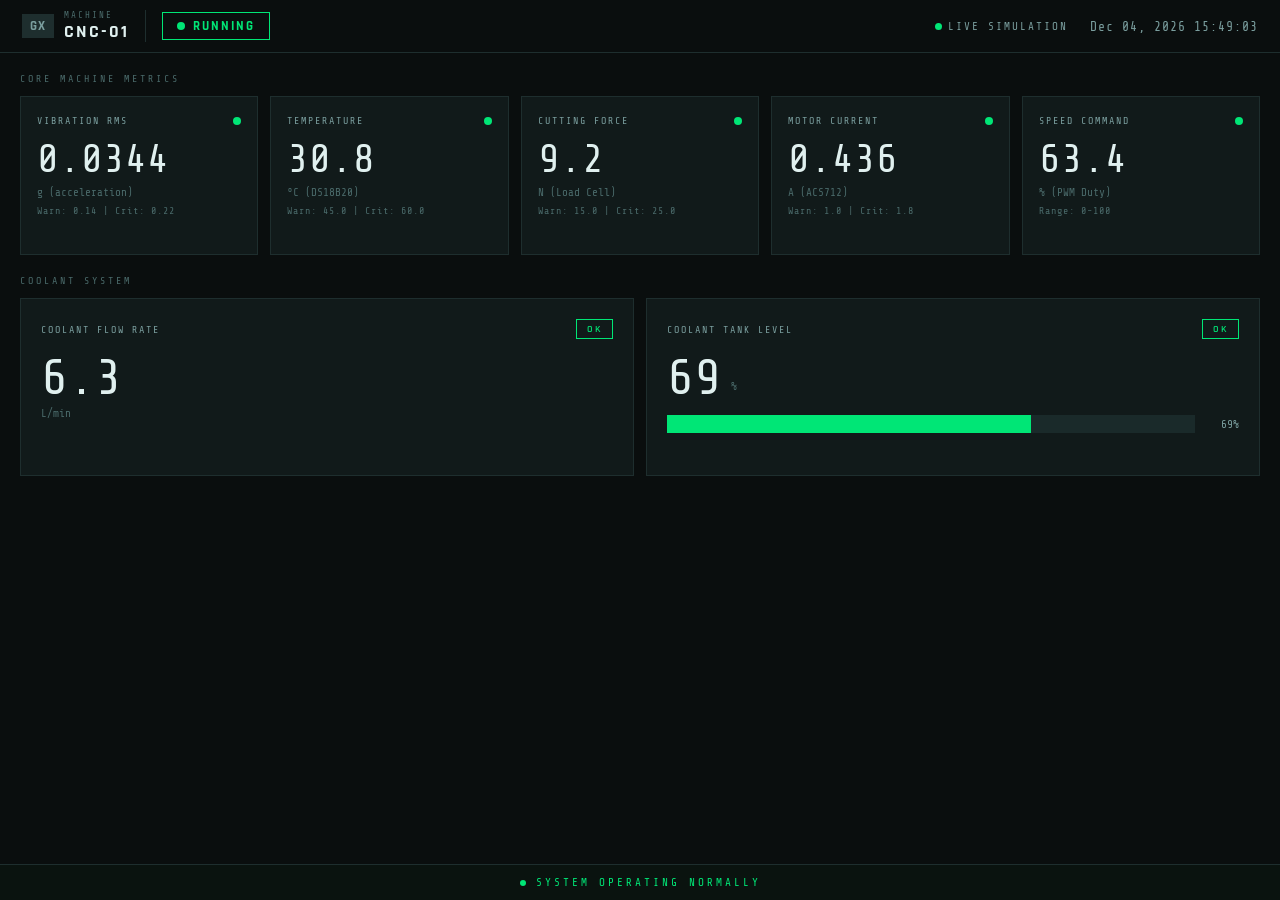
<file: cnc-dashboard copy.html>
<!DOCTYPE html>
<html lang="en">
<head>
<meta charset="UTF-8">
<meta name="viewport" content="width=device-width, initial-scale=1.0">
<title>CNC-01 Machine Dashboard</title>
<link href="https://fonts.googleapis.com/css2?family=Share+Tech+Mono&family=Rajdhani:wght@400;600;700&display=swap" rel="stylesheet">
<style>
  :root {
    --bg:        #0a0e0e;
    --card-bg:   #111a1a;
    --border:    #1e2e2e;
    --accent:    #00e676;
    --warn:      #ffab00;
    --crit:      #ff1744;
    --text:      #e0f0ef;
    --text-dim:  #4a6a6a;
    --text-mid:  #7a9e9e;
    --font-mono: 'Share Tech Mono', monospace;
    --font-ui:   'Rajdhani', sans-serif;
  }

  * { margin:0; padding:0; box-sizing:border-box; }

  body {
    background: var(--bg);
    color: var(--text);
    font-family: var(--font-mono);
    min-height: 100vh;
    display: flex;
    flex-direction: column;
  }

  /* ══ HEADER ══ */
  header {
    display: flex;
    align-items: center;
    gap: 16px;
    padding: 10px 22px;
    border-bottom: 1px solid var(--border);
    background: #0a0e0e;
    transition: background 0.6s ease;
  }
  header.fault { background: #130808; }

  .machine-id {
    display: flex; align-items: center; gap: 10px;
    padding-right: 16px;
    border-right: 1px solid var(--border);
  }
  .gx-badge {
    background: #1e2e2e; color: var(--text-mid);
    font-family: var(--font-ui); font-weight: 700;
    font-size: 13px; padding: 4px 8px; letter-spacing: 1px;
  }
  .machine-name-wrap { display:flex; flex-direction:column; line-height:1.2; }
  .machine-label { font-size:9px; color:var(--text-dim); letter-spacing:2px; }
  .machine-name  { font-family:var(--font-ui); font-weight:700; font-size:18px; letter-spacing:2px; }

  .status-badge {
    display: flex; align-items: center; gap: 8px;
    padding: 5px 14px;
    border: 1px solid var(--accent); color: var(--accent);
    font-family: var(--font-ui); font-weight: 700;
    font-size: 13px; letter-spacing: 2px;
    transition: border-color 0.5s, color 0.5s;
  }
  .status-badge.fault { border-color: var(--crit); color: var(--crit); }

  .status-dot {
    width:8px; height:8px; border-radius:50%;
    background: var(--accent);
    animation: blink 1.4s infinite;
    transition: background 0.5s;
  }
  .status-badge.fault .status-dot { background: var(--crit); animation: blink 0.6s infinite; }

  @keyframes blink { 0%,100%{opacity:1} 50%{opacity:0.2} }

  .fault-msg {
    font-family: var(--font-ui); font-weight: 600;
    font-size: 13px; letter-spacing: 2px;
    color: var(--crit); opacity: 0;
    transition: opacity 0.5s; text-transform: uppercase;
  }
  .fault-msg.show { opacity: 1; }

  .header-right { margin-left:auto; display:flex; align-items:center; gap:22px; }
  .conn-wrap {
    display:flex; align-items:center; gap:6px;
    font-size:11px; letter-spacing:2px; color:var(--text-mid);
  }
  .conn-dot {
    width:7px; height:7px; border-radius:50%;
    background: var(--accent); transition: background 0.5s;
  }
  .conn-dot.fault { background: var(--crit); }
  .datetime { font-size:13px; letter-spacing:1px; color:var(--text-mid); }

  /* ══ MAIN ══ */
  main { flex:1; padding:20px; display:flex; flex-direction:column; gap:20px; }

  .section-label {
    font-size:10px; letter-spacing:3px;
    color:var(--text-dim); margin-bottom:12px;
  }

  /* ── Metric Cards ── */
  .metrics-grid { display:grid; grid-template-columns:repeat(5,1fr); gap:12px; }

  .metric-card {
    background: var(--card-bg);
    border: 1px solid var(--border);
    padding: 18px 16px;
    transition: border-color 0.5s, background 0.5s;
  }
  .metric-card.warn { border-color: var(--warn); }
  .metric-card.crit { border-color: var(--crit); background: #160a0a; }

  .card-header {
    display:flex; justify-content:space-between;
    align-items:center; margin-bottom:14px;
  }
  .card-title { font-size:10px; letter-spacing:2px; color:var(--text-mid); }

  .card-dot {
    width:8px; height:8px; border-radius:50%;
    background: var(--accent); transition: background 0.5s;
  }
  .card-dot.warn { background: var(--warn); }
  .card-dot.crit { background: var(--crit); animation: blink 0.7s infinite; }

  .card-value {
    font-size:40px; line-height:1; margin-bottom:6px;
    color: var(--text); transition: color 0.5s;
  }
  .metric-card.warn .card-value { color: var(--warn); }
  .metric-card.crit .card-value { color: var(--crit); }

  .card-unit      { font-size:11px; color:var(--text-dim); margin-bottom:6px; }
  .card-threshold { font-size:10px; color:var(--text-dim); letter-spacing:1px; }
  .card-alert     { font-size:10px; letter-spacing:1.5px; font-weight:bold; margin-top:6px; min-height:14px; }
  .card-alert.warn { color: var(--warn); }
  .card-alert.crit { color: var(--crit); }

  /* ── Coolant ── */
  .coolant-grid { display:grid; grid-template-columns:1fr 1fr; gap:12px; }

  .coolant-card {
    background: var(--card-bg);
    border: 1px solid var(--border);
    padding: 20px 20px 22px;
    transition: border-color 0.5s, background 0.5s;
  }
  .coolant-card.warn { border-color: var(--warn); }
  .coolant-card.crit { border-color: var(--crit); background: #160a0a; }

  .coolant-header {
    display:flex; justify-content:space-between;
    align-items:center; margin-bottom:14px;
  }
  .coolant-title { font-size:10px; letter-spacing:2px; color:var(--text-mid); }

  .status-tag {
    font-size:10px; letter-spacing:2px;
    padding:3px 10px; border:1px solid;
    font-family:var(--font-ui); font-weight:600;
    transition: color 0.5s, border-color 0.5s;
  }
  .status-tag.ok   { color:var(--accent); border-color:var(--accent); }
  .status-tag.warn { color:var(--warn);   border-color:var(--warn); }
  .status-tag.crit { color:var(--crit);   border-color:var(--crit); }

  .coolant-value {
    font-size:50px; line-height:1; margin-bottom:4px;
    color: var(--text); transition: color 0.5s;
  }
  .coolant-unit  { font-size:11px; color:var(--text-dim); margin-bottom:6px; }
  .coolant-alert { font-size:10px; letter-spacing:2px; font-weight:bold; color:var(--crit); min-height:14px; }

  .progress-row  { display:flex; align-items:center; gap:12px; margin-top:8px; }
  .progress-bg   { flex:1; height:18px; background:#1a2a2a; overflow:hidden; }
  .progress-fill {
    height:100%; background:var(--accent);
    transition: width 1.6s ease, background 0.5s;
  }
  .progress-fill.warn { background: var(--warn); }
  .progress-fill.crit { background: var(--crit); }
  .progress-pct  { font-size:11px; color:var(--text-mid); min-width:32px; text-align:right; }
  .tank-alert    { font-size:10px; letter-spacing:2px; font-weight:bold; color:var(--crit); min-height:14px; margin-top:6px; }

  /* ══ FOOTER ══ */
  footer {
    padding: 11px 20px;
    border-top: 1px solid var(--border);
    background: #0a130f;
    text-align: center;
    font-size: 11px; letter-spacing: 3px;
    color: var(--accent);
    display: flex; align-items: center; justify-content: center; gap: 10px;
    transition: background 0.6s, color 0.6s;
  }
  footer.fault { background: #130808; color: var(--crit); }
  .foot-dot { width:6px; height:6px; border-radius:50%; background:currentColor; }
  footer.fault .foot-dot { animation: blink 0.7s infinite; }

  ::-webkit-scrollbar       { width:4px; }
  ::-webkit-scrollbar-track { background:var(--bg); }
  ::-webkit-scrollbar-thumb { background:var(--border); }
</style>
</head>
<body>

<header id="header">
  <div class="machine-id">
    <div class="gx-badge">GX</div>
    <div class="machine-name-wrap">
      <span class="machine-label">MACHINE</span>
      <span class="machine-name">CNC-01</span>
    </div>
  </div>
  <div class="status-badge" id="statusBadge">
    <div class="status-dot"></div>
    <span id="statusText">RUNNING</span>
  </div>
  <div class="fault-msg" id="faultMsg">MACHINE OPERATING UNDER CRITICAL CONDITION</div>
  <div class="header-right">
    <div class="conn-wrap">
      <div class="conn-dot" id="connDot"></div>
      <span id="connLabel">LIVE SIMULATION</span>
    </div>
    <div class="datetime" id="datetime">--</div>
  </div>
</header>

<main>
  <div>
    <div class="section-label">CORE MACHINE METRICS</div>
    <div class="metrics-grid">

      <div class="metric-card" id="c-vib">
        <div class="card-header">
          <span class="card-title">VIBRATION RMS</span>
          <span class="card-dot" id="d-vib"></span>
        </div>
        <div class="card-value" id="v-vib">—</div>
        <div class="card-unit">g (acceleration)</div>
        <div class="card-threshold">Warn: 0.14 | Crit: 0.22</div>
        <div class="card-alert" id="a-vib"></div>
      </div>

      <div class="metric-card" id="c-temp">
        <div class="card-header">
          <span class="card-title">TEMPERATURE</span>
          <span class="card-dot" id="d-temp"></span>
        </div>
        <div class="card-value" id="v-temp">—</div>
        <div class="card-unit">°C (DS18B20)</div>
        <div class="card-threshold">Warn: 45.0 | Crit: 60.0</div>
        <div class="card-alert" id="a-temp"></div>
      </div>

      <div class="metric-card" id="c-force">
        <div class="card-header">
          <span class="card-title">CUTTING FORCE</span>
          <span class="card-dot" id="d-force"></span>
        </div>
        <div class="card-value" id="v-force">—</div>
        <div class="card-unit">N (Load Cell)</div>
        <div class="card-threshold">Warn: 15.0 | Crit: 25.0</div>
        <div class="card-alert" id="a-force"></div>
      </div>

      <div class="metric-card" id="c-motor">
        <div class="card-header">
          <span class="card-title">MOTOR CURRENT</span>
          <span class="card-dot" id="d-motor"></span>
        </div>
        <div class="card-value" id="v-motor">—</div>
        <div class="card-unit">A (ACS712)</div>
        <div class="card-threshold">Warn: 1.0 | Crit: 1.8</div>
        <div class="card-alert" id="a-motor"></div>
      </div>

      <div class="metric-card" id="c-speed">
        <div class="card-header">
          <span class="card-title">SPEED COMMAND</span>
          <span class="card-dot" id="d-speed"></span>
        </div>
        <div class="card-value" id="v-speed">—</div>
        <div class="card-unit">% (PWM Duty)</div>
        <div class="card-threshold">Range: 0-100</div>
        <div class="card-alert" id="a-speed"></div>
      </div>

    </div>
  </div>

  <div>
    <div class="section-label">COOLANT SYSTEM</div>
    <div class="coolant-grid">

      <div class="coolant-card" id="c-flow">
        <div class="coolant-header">
          <span class="coolant-title">COOLANT FLOW RATE</span>
          <span class="status-tag ok" id="t-flow">OK</span>
        </div>
        <div class="coolant-value" id="v-flow">—</div>
        <div class="coolant-unit">L/min</div>
        <div class="coolant-alert" id="a-flow"></div>
      </div>

      <div class="coolant-card" id="c-tank">
        <div class="coolant-header">
          <span class="coolant-title">COOLANT TANK LEVEL</span>
          <span class="status-tag ok" id="t-tank">OK</span>
        </div>
        <div style="display:flex;align-items:flex-end;gap:10px">
          <div class="coolant-value" id="v-tank">—</div>
          <div class="coolant-unit" style="margin-bottom:14px">%</div>
        </div>
        <div class="progress-row">
          <div class="progress-bg">
            <div class="progress-fill" id="bar-tank" style="width:0%"></div>
          </div>
          <span class="progress-pct" id="pct-tank">0%</span>
        </div>
        <div class="tank-alert" id="a-tank"></div>
      </div>

    </div>
  </div>
</main>

<footer id="footer">
  <div class="foot-dot"></div>
  <span id="footerMsg">SYSTEM OPERATING NORMALLY</span>
</footer>

<script>
// ═══════════════════════════════════════════════════
//  VALUE RANGES
// ═══════════════════════════════════════════════════
const SAFE = {
  vib:   { min:0.020, max:0.110, dec:4 },
  temp:  { min:28.0,  max:38.0,  dec:1 },
  force: { min:4.0,   max:13.0,  dec:1 },
  motor: { min:0.35,  max:0.90,  dec:3 },
  speed: { min:45.0,  max:72.0,  dec:1 },
  flow:  { min:4.8,   max:7.2,   dec:1 },
  tank:  { min:68,    max:88,    dec:0 }
};

const DANGER = {
  vib:   { min:0.240, max:0.420, dec:4 },
  temp:  { min:52.0,  max:64.0,  dec:1 },
  force: { min:26.0,  max:36.0,  dec:1 },
  motor: { min:1.850, max:2.100, dec:3 },
  speed: { min:42.0,  max:68.0,  dec:1 },
  flow:  { min:0.4,   max:1.0,   dec:1 },
  tank:  { min:4,     max:11,    dec:0 }
};

const TH = {
  vib:   { warn:0.14,  crit:0.22  },
  temp:  { warn:45.0,  crit:60.0  },
  force: { warn:15.0,  crit:25.0  },
  motor: { warn:1.0,   crit:1.8   },
  flow:  { warnLow:2.5, critLow:1.2 },
  tank:  { warnLow:30,  critLow:15  }
};

// ═══════════════════════════════════════════════════
//  SEQUENCE ENGINE
//  Each "phase" is a color state (green or red).
//  Within each phase, values update N times (TICKS)
//  every UPDATE_MS before the color switches.
// ═══════════════════════════════════════════════════
const UPDATE_MS    = 1800;   // ms between each value update tick
const GREEN_TICKS  = 4;      // 4 value changes while green  (~7.2s total)
const RED_TICKS    = 4;      // 4 value changes while red    (~7.2s total)
const LERP_MS      = 1500;   // smooth transition duration per tick

let isFault    = false;
let ticksLeft  = GREEN_TICKS;
let fromVals   = null;
let toVals     = null;
let tickStart  = null;

// ═══════════════════════════════════════════════════
//  HELPERS
// ═══════════════════════════════════════════════════
function rand(min, max) { return min + Math.random() * (max - min); }

function makeVals(fault) {
  const R = fault ? DANGER : SAFE;
  const out = {};
  for (const k of Object.keys(R))
    out[k] = parseFloat(rand(R[k].min, R[k].max).toFixed(R[k].dec));
  return out;
}

function lerp(a, b, t) { return a + (b - a) * t; }
function ease(t)        { return t < 0.5 ? 2*t*t : -1+(4-2*t)*t; }

function getInterp(t) {
  const R = isFault ? DANGER : SAFE;
  const out = {};
  for (const k of Object.keys(toVals))
    out[k] = parseFloat(lerp(fromVals[k], toVals[k], t).toFixed(R[k].dec));
  return out;
}

// ═══════════════════════════════════════════════════
//  LEVEL
// ═══════════════════════════════════════════════════
function lvl(key, val) {
  if (key === 'flow') {
    if (val <= TH.flow.critLow) return 'crit';
    if (val <= TH.flow.warnLow) return 'warn';
    return 'ok';
  }
  if (key === 'tank') {
    if (val <= TH.tank.critLow) return 'crit';
    if (val <= TH.tank.warnLow) return 'warn';
    return 'ok';
  }
  const t = TH[key]; if (!t) return 'ok';
  if (val >= t.crit) return 'crit';
  if (val >= t.warn) return 'warn';
  return 'ok';
}

// ═══════════════════════════════════════════════════
//  DOM RENDER
// ═══════════════════════════════════════════════════
function renderMetric(key, val) {
  const l = lvl(key, val);
  document.getElementById(`c-${key}`).className = `metric-card ${l==='ok'?'':l}`;
  document.getElementById(`d-${key}`).className = `card-dot ${l==='ok'?'':l}`;
  document.getElementById(`v-${key}`).textContent = val;
  const a = document.getElementById(`a-${key}`);
  if (a) {
    a.className   = `card-alert ${l}`;
    a.textContent = l==='crit'?'CRITICAL THRESHOLD EXCEEDED':l==='warn'?'ABOVE SAFE LIMIT':'';
  }
}

function renderFlow(val) {
  const l = lvl('flow', val);
  document.getElementById('c-flow').className = `coolant-card ${l==='ok'?'':l}`;
  const v = document.getElementById('v-flow');
  v.style.color = l==='crit'?'var(--crit)':l==='warn'?'var(--warn)':'';
  v.textContent = val;
  const t = document.getElementById('t-flow');
  t.className   = `status-tag ${l}`;
  t.textContent = l==='ok'?'OK':l==='warn'?'WARNING':'CRITICAL';
  document.getElementById('a-flow').textContent = l==='crit'?'INSUFFICIENT COOLANT FLOW':'';
}

function renderTank(val) {
  const l   = lvl('tank', val);
  document.getElementById('c-tank').className = `coolant-card ${l==='ok'?'':l}`;
  const v   = document.getElementById('v-tank');
  v.style.color = l==='crit'?'var(--crit)':l==='warn'?'var(--warn)':'';
  v.textContent = val;
  const bar = document.getElementById('bar-tank');
  bar.style.width = val + '%';
  bar.className   = `progress-fill ${l==='ok'?'':l}`;
  document.getElementById('pct-tank').textContent = val + '%';
  const t   = document.getElementById('t-tank');
  t.className   = `status-tag ${l}`;
  t.textContent = l==='ok'?'OK':l==='warn'?'LOW':'REFILL';
  document.getElementById('a-tank').textContent = l==='crit'?'TANK REFILL REQUIRED':'';
}

function renderAll(vals) {
  renderMetric('vib',   vals.vib);
  renderMetric('temp',  vals.temp);
  renderMetric('force', vals.force);
  renderMetric('motor', vals.motor);
  renderMetric('speed', vals.speed);
  renderFlow(vals.flow);
  renderTank(vals.tank);
}

// ═══════════════════════════════════════════════════
//  GLOBAL UI STATE
// ═══════════════════════════════════════════════════
function setGlobalUI(fault, vals) {
  const $ = id => document.getElementById(id);
  if (fault) {
    $('header').classList.add('fault');
    $('statusBadge').classList.add('fault');
    $('faultMsg').classList.add('show');
    $('connDot').classList.add('fault');
    $('footer').classList.add('fault');
    $('statusText').textContent  = 'FAULT';
    $('connLabel').textContent   = 'CONNECTED';
    $('footerMsg').textContent   = '⚠ CRITICAL: ' + worstMsg(vals);
  } else {
    $('header').classList.remove('fault');
    $('statusBadge').classList.remove('fault');
    $('faultMsg').classList.remove('show');
    $('connDot').classList.remove('fault');
    $('footer').classList.remove('fault');
    $('statusText').textContent  = 'RUNNING';
    $('connLabel').textContent   = 'LIVE SIMULATION';
    $('footerMsg').textContent   = 'SYSTEM OPERATING NORMALLY';
  }
}

function worstMsg(v) {
  if (!v) return 'CRITICAL CONDITION DETECTED';
  if (v.vib   >= TH.vib.crit)     return `EXCESSIVE VIBRATION DETECTED — ${v.vib}G`;
  if (v.temp  >= TH.temp.crit)    return `CRITICAL TEMPERATURE — ${v.temp}°C`;
  if (v.force >= TH.force.crit)   return `EXCESSIVE CUTTING FORCE — ${v.force}N`;
  if (v.motor >= TH.motor.crit)   return `MOTOR OVERCURRENT — ${v.motor}A`;
  if (v.flow  <= TH.flow.critLow) return `INSUFFICIENT COOLANT FLOW — ${v.flow} L/min`;
  if (v.tank  <= TH.tank.critLow) return `COOLANT TANK CRITICAL — ${v.tank}%`;
  return 'CRITICAL CONDITION DETECTED';
}

// ═══════════════════════════════════════════════════
//  TICK ENGINE
//  Called every UPDATE_MS.
//  Fires multiple value updates within the same color,
//  then switches color only when ticksLeft hits 0.
// ═══════════════════════════════════════════════════
function nextTick() {
  ticksLeft--;

  if (ticksLeft <= 0) {
    // Switch color state
    isFault   = !isFault;
    ticksLeft = isFault ? RED_TICKS : GREEN_TICKS;
    setGlobalUI(isFault, makeVals(isFault)); // preview for footer
  }

  // Always generate new target values within current state
  fromVals  = toVals ? { ...toVals } : makeVals(isFault);
  toVals    = makeVals(isFault);
  tickStart = performance.now();

  // Update global UI with new target's worst msg (fault only)
  if (isFault) setGlobalUI(true, toVals);
}

// ═══════════════════════════════════════════════════
//  RENDER LOOP
// ═══════════════════════════════════════════════════
function loop(now) {
  requestAnimationFrame(loop);
  if (!tickStart || !fromVals || !toVals) return;
  const raw_t = Math.min((now - tickStart) / LERP_MS, 1);
  renderAll(getInterp(ease(raw_t)));
}

// ═══════════════════════════════════════════════════
//  CLOCK
// ═══════════════════════════════════════════════════
function tickClock() {
  const now = new Date();
  const d   = now.toLocaleDateString('en-US', {month:'short',day:'2-digit',year:'numeric'});
  const t   = now.toTimeString().slice(0, 8);
  document.getElementById('datetime').textContent = `${d}  ${t}`;
}

// ═══════════════════════════════════════════════════
//  BOOT
// ═══════════════════════════════════════════════════
// Seed initial display
isFault   = false;
ticksLeft = GREEN_TICKS;
toVals    = makeVals(false);
fromVals  = { ...toVals };
tickStart = performance.now();
setGlobalUI(false, toVals);
renderAll(toVals);

// Kick off repeating value updates
setInterval(nextTick, UPDATE_MS);

// Clock
tickClock();
setInterval(tickClock, 1000);

// Render loop
requestAnimationFrame(loop);
</script>
</body>
</html>
</file>
